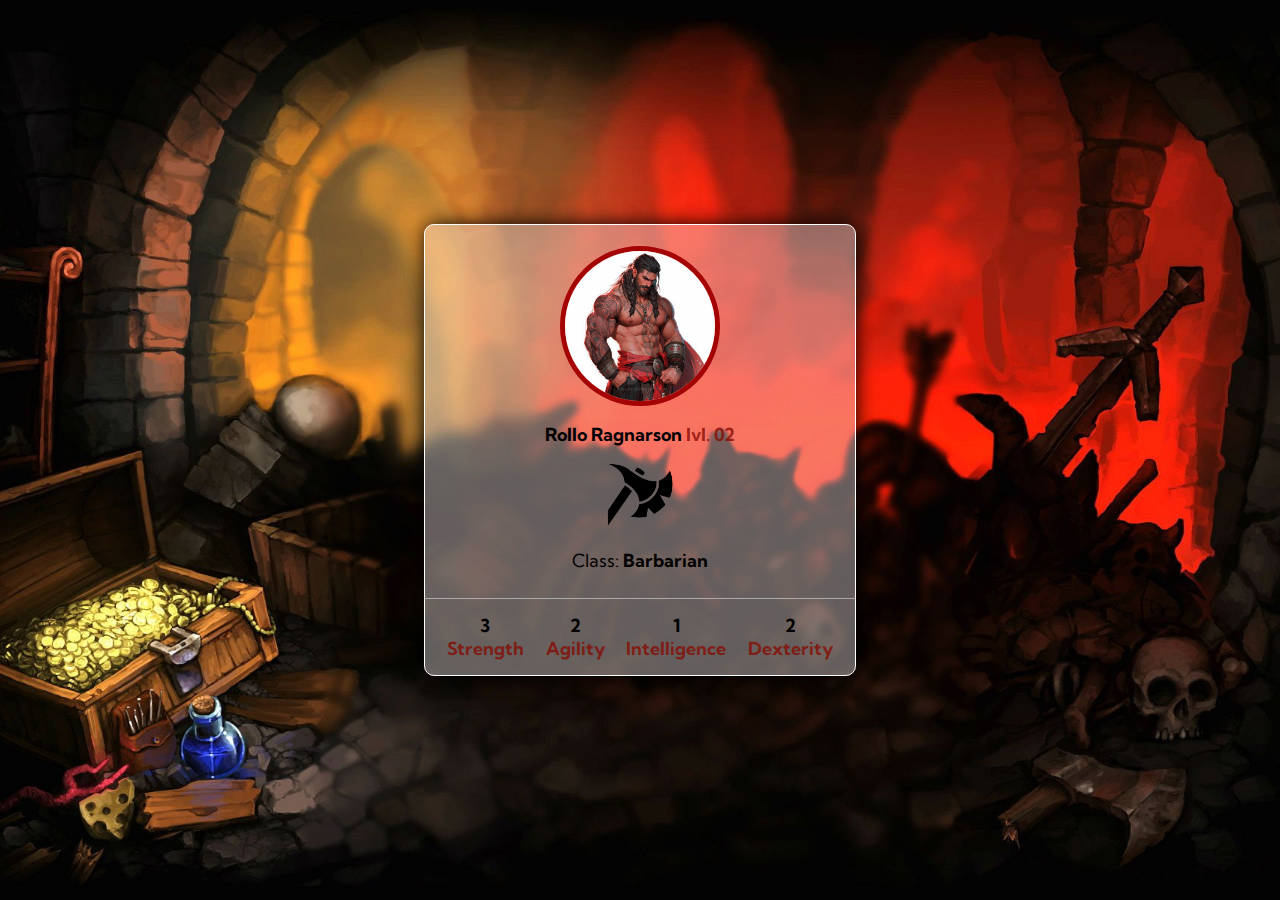
<file: exercicio-01/index.html>
<!DOCTYPE html>
<html lang="en">

<head>
  <meta charset="UTF-8">
  <meta name="viewport" content="width=device-width, initial-scale=1.0">
  <link rel="icon" type="image/png" sizes="32x32" href="./src/images/favicon-32x32.png">
  <link rel="stylesheet" href="./src/css/reset.css">
  <link rel="stylesheet" href="./src/css/variables.css">
  <link rel="stylesheet" href="./src/css/style.css">
  <title>Frontend Mentor | Profile card component</title>
</head>

<body>

  <main class="container">
    <div class="card">
      <div class="profile">
        <img class="profile-photo" src="./src/images/Rollo.png" alt="Foto do usuário">
        <p class="name">Rollo Ragnarson <span class="age">lvl. 02</span></p>
        <img src="./src/images/axe.png" alt="">
        <p class="function">Class: <span class="city">Barbarian</span></p>

      </div>

      <ul class="informations-profile">
        <li class="informations">
          <p class="counter">3</p>
          <span class="info">Strength</span>
        </li>

        <li class="informations">
          <p class="counter">2</p>
          <span class="info">Agility</span>
        </li>

        <li class="informations">
          <p class="counter">1</p>
          <span class="info">Intelligence</span>
        </li>

        <li class="informations">
          <p class="counter">2</p>
          <span class="info">Dexterity</span>
        </li>
      </ul>
    </div>
  </main>

</body>

</html>
</file>
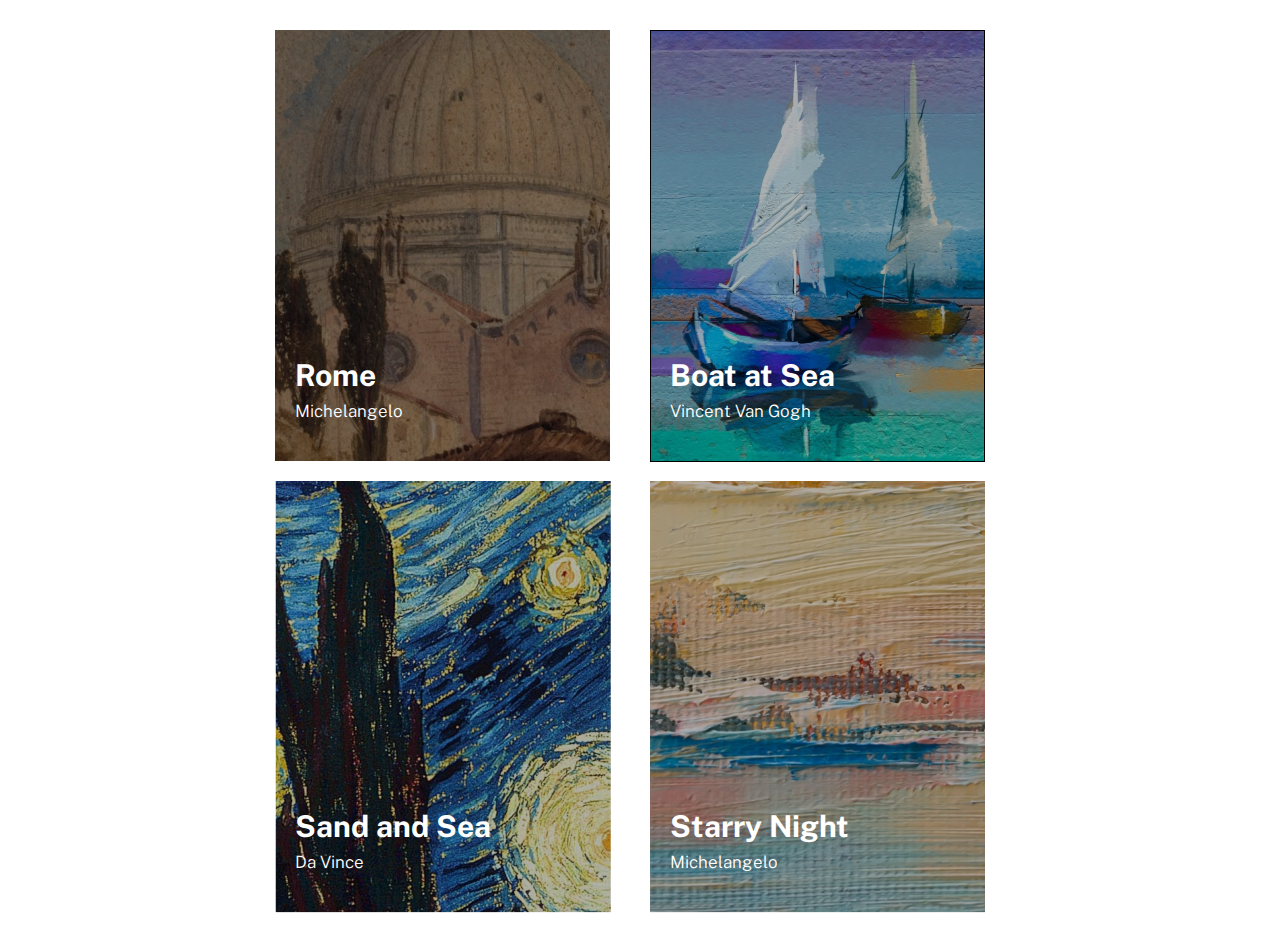
<file: exercicio-04/index.html>
<!DOCTYPE html>
<html lang="en">

<head>
    <meta charset="UTF-8">
    <meta name="viewport" content="width=device-width, initial-scale=1.0">
    <title>List Image</title>

    <link rel="stylesheet" href="./src/css/reset.css">
    <link rel="stylesheet" href="./src/css/style.css">
    <link rel="stylesheet" href="./src/css/responsive.css">

</head>

<body>
    <main>
        <section class="pinturas">
            <div class="pintura">
                <img src="./src/image/6 1.jpg" alt="pintura">

                <div class="info">
                    <h2 class="titulo">Rome</h2>
                    <h3 class="subtitulo">Michelangelo</h3>
                </div>
            </div>

            <div class="pintura">
                <img src="./src/image/boat 1.png" alt="pintura">

                <div class="info">
                    <h2 class="titulo">Boat at Sea</h2>
                    <h3 class="subtitulo">Vincent Van Gogh</h3>
                </div>
            </div>

            <div class="pintura">
                <img src="./src/image/5 1.png" alt="pintura">

                <div class="info">
                    <h2 class="titulo">Sand and Sea</h2>
                    <h3 class="subtitulo">Da Vince</h3>
                </div>
            </div>

            <div class="pintura">
                <img src="./src/image/4 1.png" alt="pintura">

                <div class="info">
                    <h2 class="titulo">Starry Night</h2>
                    <h3 class="subtitulo">Michelangelo</h3>
                </div>
            </div>
        </section>
    </main>
</body>

</html>
</file>
<file: exercicio-01/src/css/variables.css>
:root{  
    --background-color: hsl(4, 83%, 18%);
    --text-color: hsla(4, 100%, 26%, 0.767);
    --card-color: hsl(0, 0%, 59%);
}
</file>
<file: exercicio-01/src/css/style.css>
@import url('https://fonts.googleapis.com/css2?family=Kumbh+Sans:wght@400;700&display=swap');

body{

    background-image: url(../images/wallpaper2.jpg);
    background-size: cover;
    background-position: center;
    background-repeat: no-repeat;
    height: 100vh;
    font-family:'Kumbh Sans', sans-serif ;
    font-size: 18px;
}

.container{
    display: flex;
    height: 100%;
    justify-content: center;
    align-items: center;
}

.card{
    display: flex;
    background-color: rgba(241, 232, 232, 0.4);
    border: 1.5px solid #ffffff;
    flex-direction: column;
    justify-content: space-between;
    align-items: center;
    margin: 20px;
    gap: 25px;
    width: 430px;
    height: 450px;
    border-radius: 10px;
    box-shadow: 0px 0px 20px rgba(0, 0, 0, 10);
    
}

.card .profile{
    display: flex;
    flex-direction: column;
    align-items: center;
    justify-content: space-around;
    gap: 15px;
    height: 100%;
}

.card .profile .profile-photo{
    width: 150px;
    border-radius: 50%;
    margin-top: 20px;
    border: 5px solid rgb(165, 4, 4)
}
.profile img{
    display: flex;
    align-items: center;
    justify-content: center;
    width: 70px;
    
}

.card .informations-profile{
    display: flex;
    align-items: center;
    justify-content: space-evenly;
    width: 100%;
    padding: 15px 0;
    text-align: center;
    border-top: 1px solid #aaa;
}

.counter, .name, .city{
    font-weight: 700;
}


.classe{
    font-weight: 100;
}

.info, .age{
    font-weight: 700;
    color: var(--text-color);
}
</file>
<file: exercicio-04/src/css/style.css>
@import url('https://fonts.googleapis.com/css2?family=Public+Sans:wght@300;400;800&display=swap');

body{
    font-family: 'Public Sans', sans-serif;
}

main{
    display: flex;
    min-height: 100vh;
    justify-content: center;
    align-items: center;
}

.pinturas{
    display: flex;
    gap: 20px;
    justify-content: center;
    flex-wrap: wrap;
}

.pinturas .pintura{
    width: 355px;
    height: 431px;
    position: relative;
}

.pintura .pintura img{
    width: 100%;
}

.pinturas .pintura .info{
    position: absolute;
    color: #ffffff;
    bottom: 40px;
    left: 20px;
}

.pinturas .pintura .info .titulo{
    font-size: 30px;
    margin-bottom: 8px;
}

.pinturas .pintura .info .subtitulo{
    font-size: 17px;
    font-weight: 300;
}
</file>
<file: exercicio-04/src/css/responsive.css>
@media(max-width: 1440px) {
    .pinturas {
        max-width: 900px;
        margin: 30px 0;
    }
}
</file>
